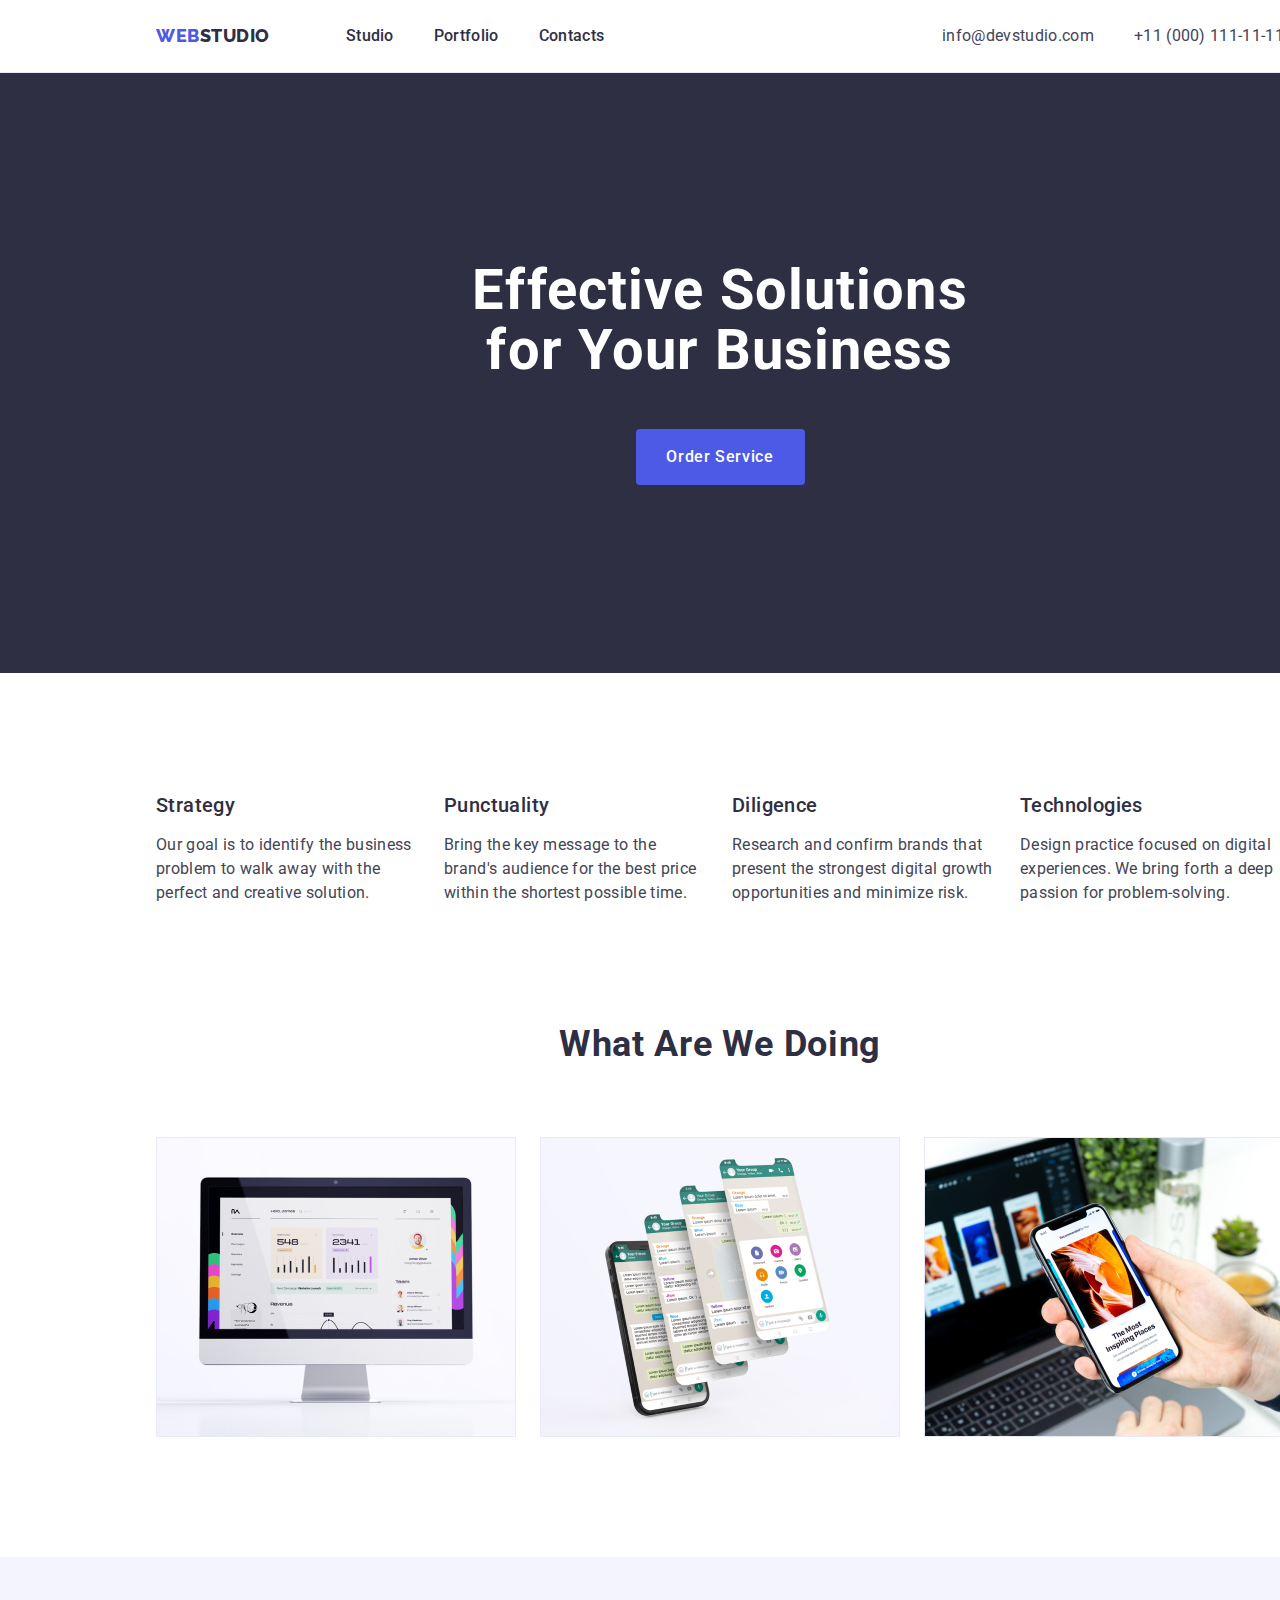
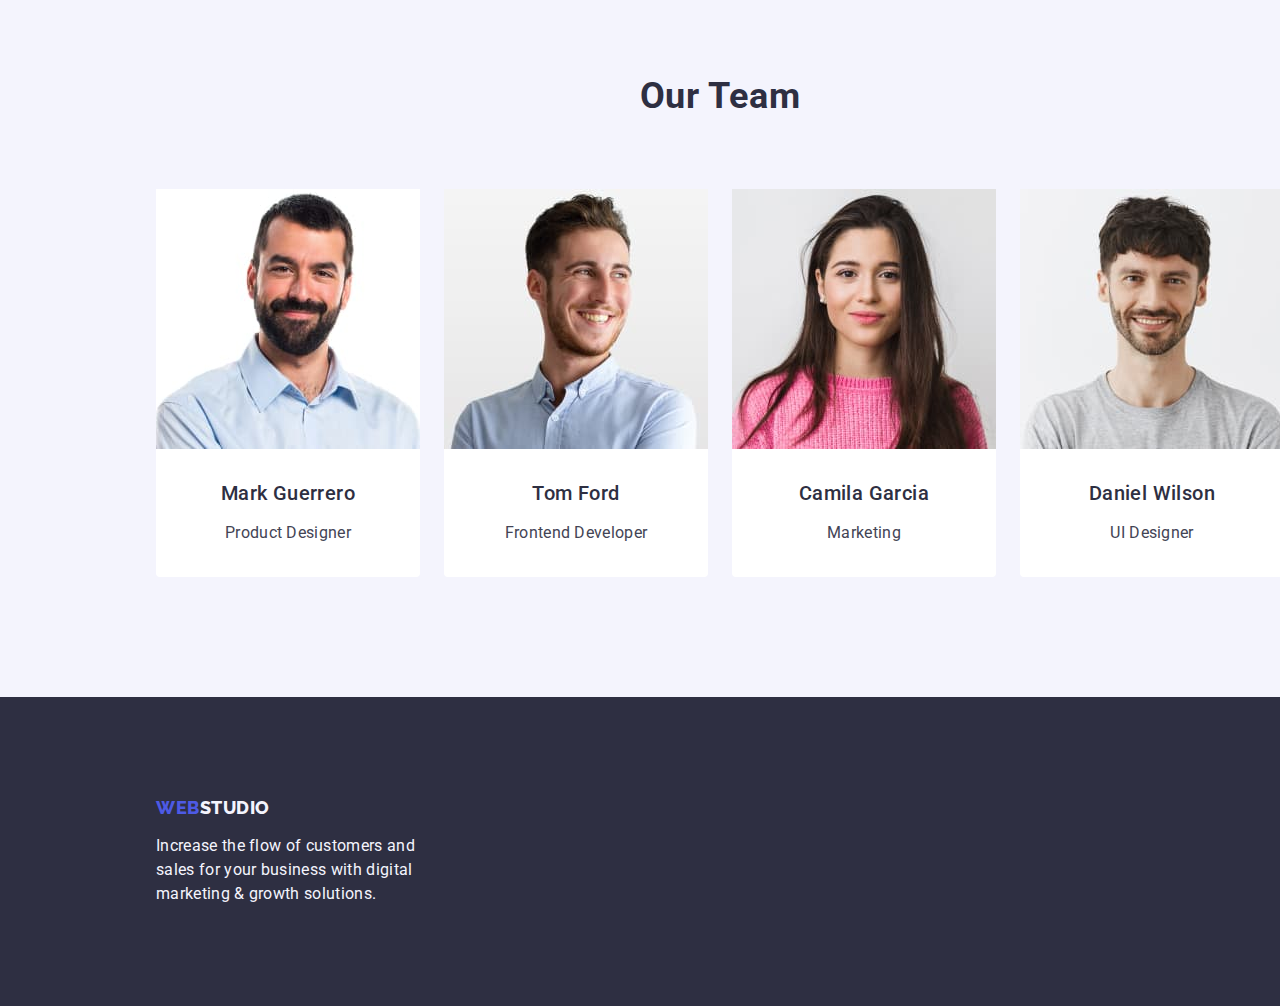
<file: index.html>
<!DOCTYPE html>
<html lang="en">
  <head>
    <link rel="preconnect" href="https://fonts.googleapis.com" />
    <link rel="preconnect" href="https://fonts.gstatic.com" crossorigin />
    <link
      href="https://fonts.googleapis.com/css2?family=Raleway:wght@800&family=Roboto:wght@400;500;700;900&display=swap"
      rel="stylesheet"
    />
    <meta charset="UTF-8" />
    <meta http-equiv="X-UA-Compatible" content="IE=edge" />
    <meta name="viewport" content="width=device-width, initial-scale=1.0" />
    <title>Web Studio</title>
    <link
      rel="stylesheet"
      href="https://cdnjs.cloudflare.com/ajax/libs/modern-normalize/1.1.0/modern-normalize.min.css"
    />
    <link rel="stylesheet" href="./css/style.css" />
  </head>

  <body>
    <!-- Site header -->
    <header class="header-page">
      <!-- Menu navigation -->
      <div class="header-container container">
        <nav class="header-nav">
          <a class="nav-logo link" href="./index.html"
            >Web<span class="nav-logo-part">Studio</span></a
          >
          <ul class="nav-list list">
            <li>
              <a href="./index.html" class="nav-link link">Studio</a>
            </li>
            <li>
              <a href="./portfolio.html" class="nav-link link">Portfolio</a>
            </li>
            <li>
              <a href="" class="nav-link link">Contacts</a>
            </li>
          </ul>
        </nav>
        <!-- Contact us -->
        <address class="header-address">
          <ul class="address-list list">
            <li>
              <a href="mailto:info@devstudio.com" class="address-contacts link"
                >info@devstudio.com</a
              >
            </li>
            <li>
              <a href="tel:+110001111111" class="address-contacts link"
                >+11 (000) 111-11-11</a
              >
            </li>
          </ul>
        </address>
      </div>
    </header>
    <!-- Main block -->
    <main>
      <!-- Hero -->
      <section class="hero-section">
        <div class="hero-container container">
          <h1 class="title-first">Effective Solutions for Your Business</h1>
          <button type="button" class="hero-button">Order Service</button>
        </div>
      </section>

      <!-- Features -->
      <section class="features-section">
        <div class="features-container container">
          <h2 class="title-second" hidden>Features</h2>
          <ul class="features-list list">
            <li class="features-item">
              <h3 class="title-third">Strategy</h3>
              <p class="description">
                Our goal is to identify the business problem to walk away with
                the perfect and creative solution.
              </p>
            </li>
            <li class="features-item">
              <h3 class="title-third">Punctuality</h3>
              <p class="description">
                Bring the key message to the brand's audience for the best price
                within the shortest possible time.
              </p>
            </li>
            <li class="features-item">
              <h3 class="title-third">Diligence</h3>
              <p class="description">
                Research and confirm brands that present the strongest digital
                growth opportunities and minimize risk.
              </p>
            </li>
            <li class="features-item">
              <h3 class="title-third">Technologies</h3>
              <p class="description">
                Design practice focused on digital experiences. We bring forth a
                deep passion for problem-solving.
              </p>
            </li>
          </ul>
        </div>
      </section>
      <!-- Skills -->
      <section class="skills-section">
        <div class="skills-container container">
          <h2 class="title-second">What are we doing</h2>
          <ul class="skills-list list">
            <li class="skills-list-items">
              <img src="./images/desktop.jpg" alt="Desktop" width="360" />
            </li>
            <li class="skills-list-items">
              <img src="./images/mobile.jpg" alt="Mobile" width="360" />
            </li>
            <li class="skills-list-items">
              <img
                src="./images/application.jpg"
                alt="Application"
                width="360"
              />
            </li>
          </ul>
        </div>
      </section>
      <!-- Our team -->
      <section class="team-section">
        <div class="team-container container">
          <h2 class="title-second">Our Team</h2>
          <ul class="team-list list">
            <li class="team-item">
              <img
                src="./images/mark-guerrero.jpg"
                alt="Mark Guerrero"
                width="264"
              />
              <div class="team-card-content">
                <h3 class="title-third">Mark Guerrero</h3>
                <p class="description">Product Designer</p>
              </div>
            </li>
            <li class="team-item">
              <img src="./images/tom-ford.jpg" alt="Tom Ford" width="264" />
              <div class="team-card-content">
                <h3 class="title-third">Tom Ford</h3>
                <p class="description">Frontend Developer</p>
              </div>
            </li>
            <li class="team-item">
              <img
                src="./images/camila-garcia.jpg"
                alt="Camila Garcia"
                width="264"
              />
              <div class="team-card-content">
                <h3 class="title-third">Camila Garcia</h3>
                <p class="description">Marketing</p>
              </div>
            </li>
            <li class="team-item">
              <img
                src="./images/daniel-winston.jpg"
                alt="Daniel Winston"
                width="264"
              />
              <div class="team-card-content">
                <h3 class="title-third">Daniel Wilson</h3>
                <p class="description">UI Designer</p>
              </div>
            </li>
          </ul>
        </div>
      </section>
    </main>
    <!-- Site footer -->
    <footer class="footer-page">
      <!-- Logotype -->
      <div class="footer-text-container container">
        <a class="footer-logo link" href="./index.html"
          >Web<span class="logo-part footer-darkmode">Studio</span></a
        >
        <p class="description footer-darkmode">
          Increase the flow of customers and sales for your business with
          digital marketing & growth solutions.
        </p>
      </div>
    </footer>
  </body>
</html>
</file>
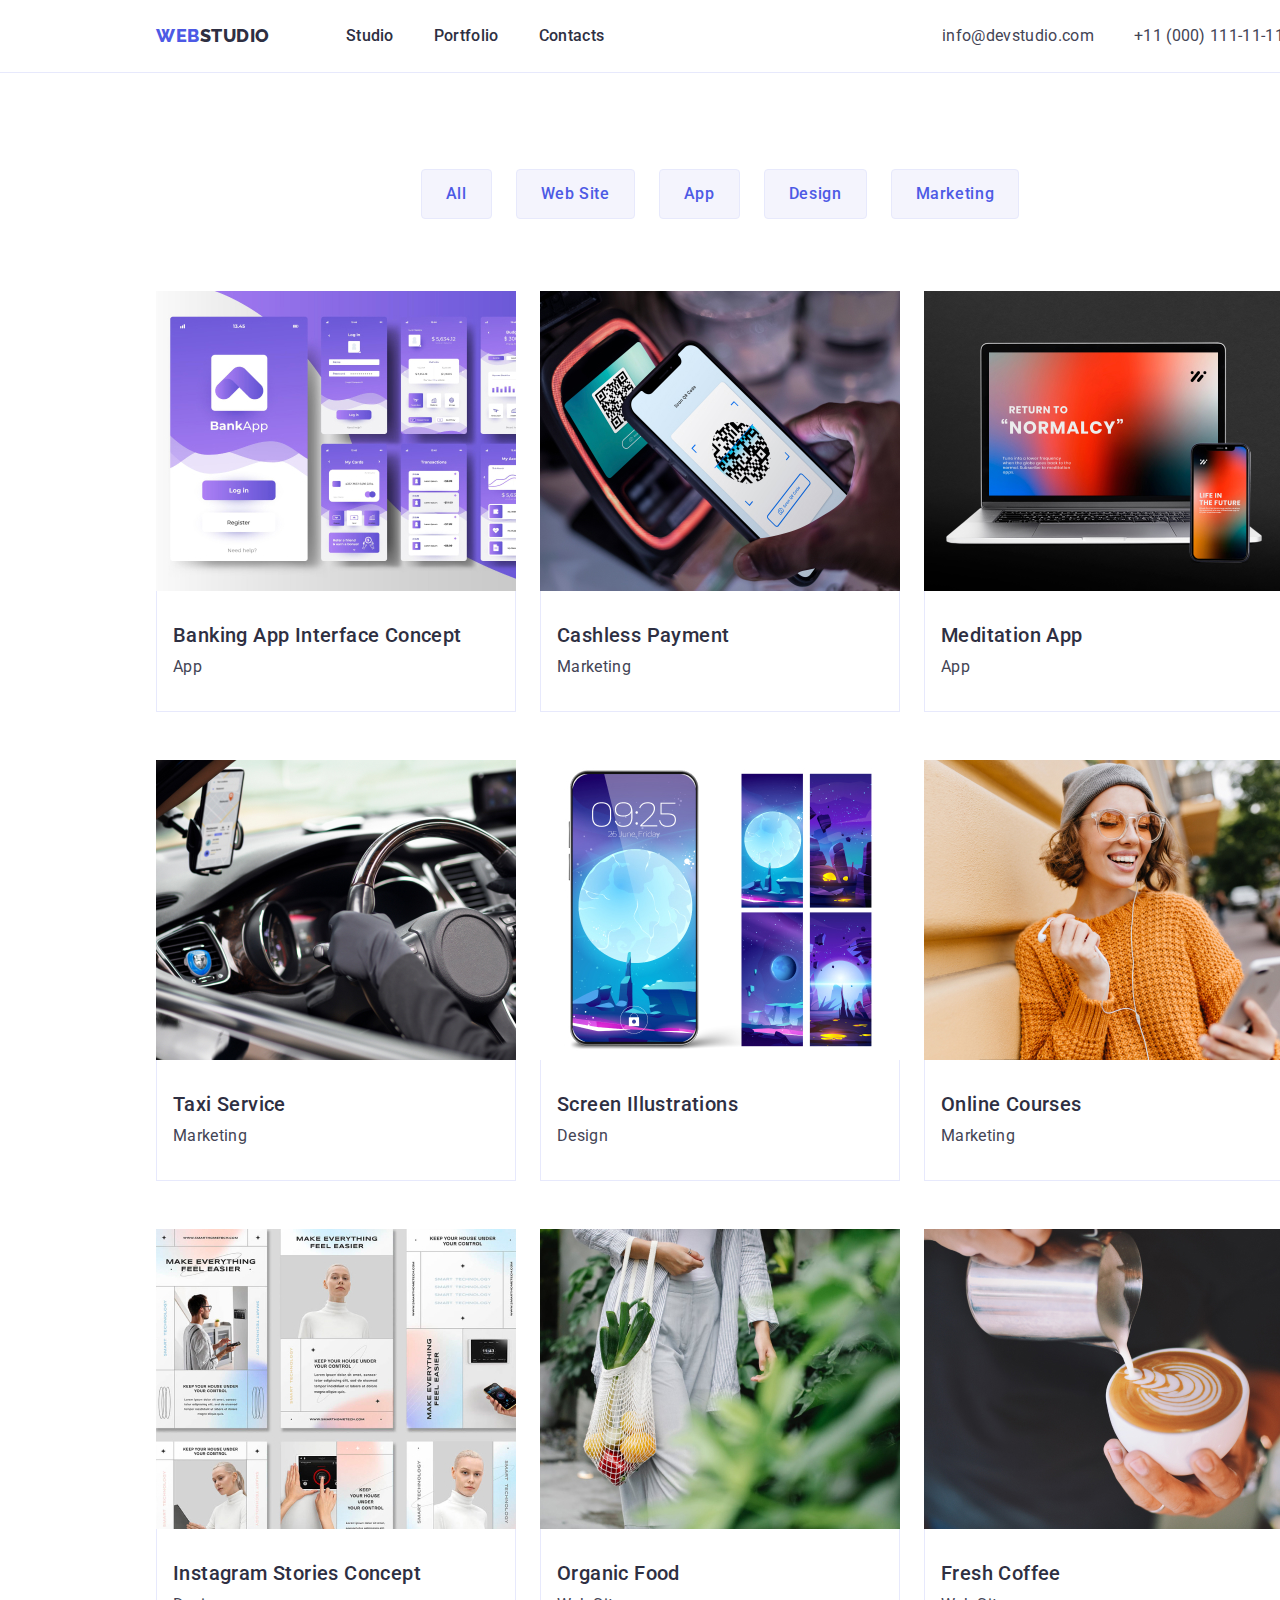
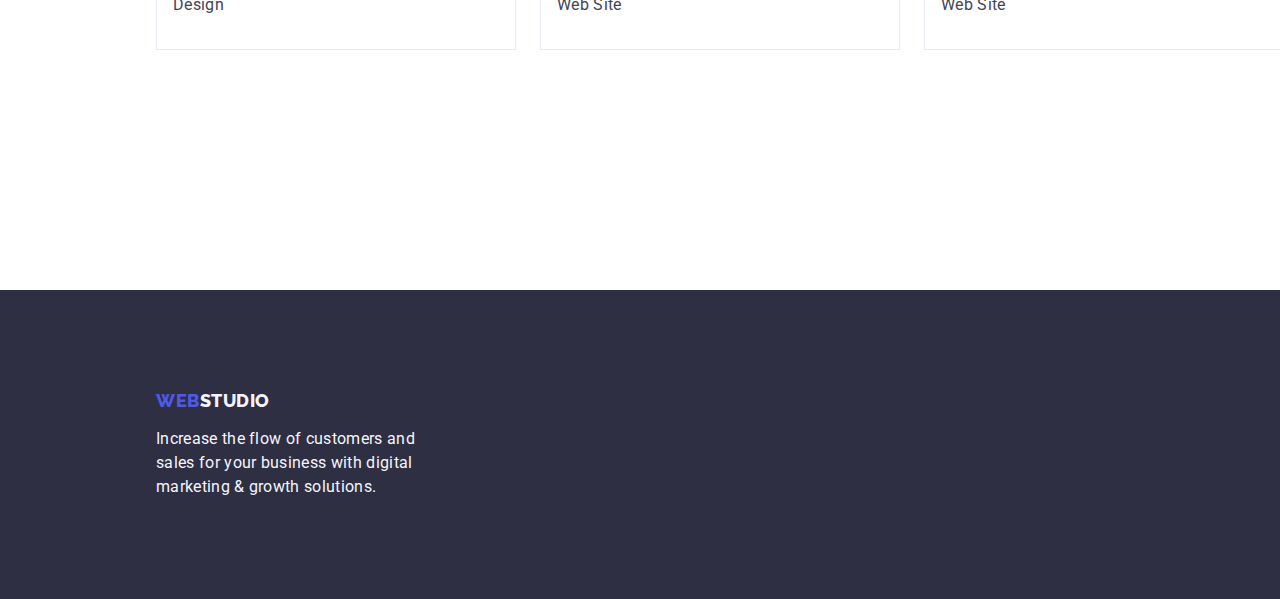
<file: portfolio.html>
<!DOCTYPE html>
<html lang="en">
  <head>
    <link rel="preconnect" href="https://fonts.googleapis.com" />
    <link rel="preconnect" href="https://fonts.gstatic.com" crossorigin />
    <link
      href="https://fonts.googleapis.com/css2?family=Raleway:wght@800&family=Roboto:wght@400;500;700;900&display=swap"
      rel="stylesheet"
    />
    <meta charset="UTF-8" />
    <meta http-equiv="X-UA-Compatible" content="IE=edge" />
    <meta name="viewport" content="width=device-width, initial-scale=1.0" />
    <title>Portfolio</title>
    <link
      rel="stylesheet"
      href="https://cdnjs.cloudflare.com/ajax/libs/modern-normalize/1.1.0/modern-normalize.min.css"
    />
    <link rel="stylesheet" href="./css/style.css" />
  </head>
  <body>
    <!-- Site header -->
    <header class="header-page">
      <!-- Menu navigation -->
      <div class="header-container container">
        <nav class="header-nav">
          <a class="nav-logo link" href="./index.html"
            >Web<span class="nav-logo-part">Studio</span></a
          >
          <ul class="nav-list list">
            <li>
              <a href="./index.html" class="nav-link link">Studio</a>
            </li>
            <li>
              <a href="./portfolio.html" class="nav-link link">Portfolio</a>
            </li>
            <li>
              <a href="" class="nav-link link">Contacts</a>
            </li>
          </ul>
        </nav>
        <!-- Contact us -->
        <address class="header-address">
          <ul class="address-list list">
            <li>
              <a href="mailto:info@devstudio.com" class="address-contacts link"
                >info@devstudio.com</a
              >
            </li>
            <li>
              <a href="tel:+110001111111" class="address-contacts link"
                >+11 (000) 111-11-11</a
              >
            </li>
          </ul>
        </address>
      </div>
    </header>
    <!-- Main -->
    <main>
      <section class="portfolio-section">
        <div class="portfolio-section-container container">
          <h1 class="title-first" hidden>Portfolio</h1>
          <!-- Buttons -->
          <ul class="portfolio-button-list list">
            <li>
              <button type="button" class="portfolio-main-button">All</button>
            </li>
            <li>
              <button type="button" class="portfolio-main-button">
                Web Site
              </button>
            </li>
            <li>
              <button type="button" class="portfolio-main-button">App</button>
            </li>
            <li>
              <button type="button" class="portfolio-main-button">
                Design
              </button>
            </li>
            <li>
              <button type="button" class="portfolio-main-button">
                Marketing
              </button>
            </li>
          </ul>
          <!-- App list -->
          <ul class="portfolio-apps-list list">
            <li class="apps-list-items">
              <a href="/" class="link"
                ><img
                  src="./images/banking.jpg"
                  alt="Banking App"
                  width="360"
                  height="300"
                />
                <div class="portfolio-card-content">
                  <h2 class="title-third">Banking App Interface Concept</h2>
                  <p class="description">App</p>
                </div></a
              >
            </li>
            <li class="apps-list-items">
              <a href="/" class="link"
                ><img
                  src="./images/cashless.jpg"
                  alt="Cashless Payment"
                  width="360"
                  height="300"
                />
                <div class="portfolio-card-content">
                  <h2 class="title-third">Cashless Payment</h2>
                  <p class="description">Marketing</p>
                </div></a
              >
            </li>
            <li class="apps-list-items">
              <a href="/" class="link"
                ><img
                  src="./images/meditaion.jpg"
                  alt="Meditation App"
                  width="360"
                  height="300"
                />
                <div class="portfolio-card-content">
                  <h2 class="title-third">Meditation App</h2>
                  <p class="description">App</p>
                </div></a
              >
            </li>

            <li class="apps-list-items">
              <a href="/" class="link"
                ><img
                  src="./images/taxi.jpg"
                  alt="Taxi Service"
                  width="360"
                  height="300"
                />
                <div class="portfolio-card-content">
                  <h2 class="title-third">Taxi Service</h2>
                  <p class="description">Marketing</p>
                </div></a
              >
            </li>
            <li class="apps-list-items">
              <a href="/" class="link"
                ><img
                  src="./images/illustrations.jpg"
                  alt="Screen Illustrations"
                  width="360"
                  height="300"
                />
                <div class="portfolio-card-content">
                  <h2 class="title-third">Screen Illustrations</h2>
                  <p class="description">Design</p>
                </div></a
              >
            </li>
            <li class="apps-list-items">
              <a href="/" class="link"
                ><img
                  src="./images/courses.jpg"
                  alt="Online Courses"
                  width="360"
                  height="300"
                />
                <div class="portfolio-card-content">
                  <h2 class="title-third">Online Courses</h2>
                  <p class="description">Marketing</p>
                </div></a
              >
            </li>
            <li class="apps-list-items">
              <a href="/" class="link"
                ><img
                  src="./images/instagram.jpg"
                  alt="Instagram Stories Concept"
                  width="360"
                  height="300"
                />
                <div class="portfolio-card-content">
                  <h2 class="title-third">Instagram Stories Concept</h2>
                  <p class="description">Design</p>
                </div></a
              >
            </li>
            <li class="apps-list-items">
              <a href="/" class="link"
                ><img
                  src="./images/organic.jpg"
                  alt="Organic Food"
                  width="360"
                  height="300"
                />
                <div class="portfolio-card-content">
                  <h2 class="title-third">Organic Food</h2>
                  <p class="description">Web Site</p>
                </div></a
              >
            </li>
            <li class="apps-list-items">
              <a href="/" class="link"
                ><img
                  src="./images/coffee.jpg"
                  alt="Fresh Coffee"
                  width="360"
                  height="300"
                />
                <div class="portfolio-card-content">
                  <h2 class="title-third">Fresh Coffee</h2>
                  <p class="description">Web Site</p>
                </div></a
              >
            </li>
          </ul>
        </div>
      </section>
    </main>
    <!-- Footer -->
    <footer class="footer-page">
      <!-- Logotype -->
      <div class="footer-text-container container">
        <a class="footer-logo link" href="./index.html"
          >Web<span class="logo-part footer-darkmode">Studio</span></a
        >
        <p class="description footer-darkmode">
          Increase the flow of customers and sales for your business with
          digital marketing & growth solutions.
        </p>
      </div>
    </footer>
  </body>
</html>
</file>
<file: css/style.css>
:root {
  --main-brand-font: "Roboto", sans-serif;
  --sub-brand-font: "Raleway", sans-serif;
  --primary-brand-color: #4d5ae5;
  --pressed-state-color: #404bbf;
  --dark-color: #2e2f42;
  --success-color: #31d0aa;
  --text-color: #434455;
  --subtle-text-color: #8e8f99;
  --accent-color: #e7e9fc;
  --light-color: #f4f4fd;
  --modal-overlay-color: #2e2f42;
  --hero-background-color: #2e2f42;
  --white-background-color: #ffffff;
  --modal-background-color: #fcfcfc;
}

body {
  background-color: var(--white-background-color);
  color: var(--text-color);
  font-family: var(--main-brand-font);
  width: 1440px;
  margin: auto;
}

/**
  |============================
  | BASE STYLE
  |============================
*/

img {
  display: block;
}

.list {
  list-style-type: none;
  margin: 0px;
  padding: 0px;
}

.link {
  margin: 0;
  text-decoration: none;
}

.container {
  width: 1158px;
  margin: 0 auto;
  padding-left: 15px;
  padding-right: 15px;
}

/* Title */

.title-first {
  color: var(--white-background-color);
  font-weight: 700;
  font-size: 56px;
  line-height: 1.07;
  letter-spacing: 0.02em;
  max-width: 496px;
  margin: 0 auto;
}

.title-second {
  color: var(--dark-color);
  font-weight: 700;
  font-size: 36px;
  line-height: 1.11;
  letter-spacing: 0.02em;
  text-align: center;
  text-transform: capitalize;
  margin-top: 0px;
  margin-bottom: 72px;
}

.title-third {
  color: var(--dark-color);
  font-weight: 500;
  font-size: 20px;
  line-height: 1.2;
  letter-spacing: 0.02em;
  margin: 0px;
  margin-bottom: 8px;
}

/* Paragraphs */

.description {
  color: var(--text-color);
  font-weight: 400;
  font-size: 16px;
  line-height: 1.5;
  letter-spacing: 0.02em;
  margin-top: 0px;
  margin-bottom: 0px;
}

/**
  |============================
  | HEADER
  |============================
*/

.header-page {
  margin-left: auto;
  margin-right: auto;
  border-bottom: 1px solid var(--accent-color);
}

.header-container {
  display: flex;
  justify-content: space-between;
}

.header-nav {
  display: flex;
  justify-content: flex-start;
  align-items: center;
}

.header-address {
  display: flex;
  justify-content: flex-end;
  font-style: normal;
}

/* Navigation */

.nav-logo {
  display: flex;
  flex-direction: row;
  align-items: center;
  margin-right: 76px;
  color: var(--primary-brand-color);
  font-family: var(--sub-brand-font);
  font-weight: 800;
  font-size: 18px;
  line-height: 1.17;
  letter-spacing: 0.03em;
  text-transform: uppercase;
}

.nav-logo-part {
  color: var(--dark-color);
  font-family: var(--sub-brand-font);
  font-weight: 800;
  font-size: 18px;
  line-height: 1.17;
  letter-spacing: 0.03em;
  text-transform: uppercase;
}

.nav-list {
  display: flex;
  flex-direction: row;
  align-items: flex-start;
  gap: 40px;
}

.nav-link {
  display: inline-block;
  padding: 24px 0;
  color: var(--dark-color);
  font-weight: 500;
  font-size: 16px;
  line-height: 1.5;
  letter-spacing: 0.02em;
}

.nav-link:hover,
.nav-link:focus {
  color: var(--pressed-state-color);
  font-weight: 500;
  font-size: 16px;
  line-height: 1.5;
  letter-spacing: 0.02em;
  border-radius: 2px;
}

/* Contact us (Address) */

.address-list {
  display: flex;
  flex-direction: row;
  align-items: flex-start;
  padding: 24px 0;
  gap: 40px;
}

.address-contacts {
  color: var(--text-color);
  font-weight: 400;
  font-size: 16px;
  line-height: 1.5;
  letter-spacing: 0.02em;
}

.address-contacts:hover,
.address-contacts:focus {
  color: var(--pressed-state-color);
  font-weight: 400;
  font-size: 16px;
  line-height: 1.5;
  letter-spacing: 0.02em;
}

/**
  |============================
  | MAIN
  |============================
*/

/* Hero section */

.hero-button {
  display: block;
  margin-top: 48px;
  margin-left: auto;
  margin-right: auto;
  min-width: 169px;
  height: 56px;
  font-family: var(--main-brand-font);
  color: var(--white-background-color);
  font-weight: 500;
  font-size: 16px;
  line-height: 1.5;
  letter-spacing: 0.04em;
  background-color: var(--primary-brand-color);
  border-radius: 4px;
  border: none;
  cursor: pointer;
}

.hero-button:hover,
.hero-button:focus {
  background-color: var(--pressed-state-color);
  cursor: pointer;
}

.hero-section {
  padding: 188px 0;
  text-align: center;
  background-color: var(--dark-color);
}

/* Features section */

.features-section {
  padding: 120px 0;
}

.features-list {
  display: flex;
  flex-direction: row;
  align-items: flex-start;
  gap: 24px;
}

.features-item {
  display: flex;
  flex-direction: column;
  align-items: flex-start;
  width: calc((100% - 72px) / 4);
  gap: 8px;
}

/* Skills */

.skills-section {
  padding-bottom: 120px;
  margin-left: auto;
  margin-right: auto;
}

.skills-list {
  display: flex;
  flex-direction: row;
  align-items: flex-start;
  padding: 0px;
  gap: 24px;
}

.skills-list-items {
  width: calc((100% - 48px) / 3);
}

/* Our team */

.team-section {
  padding: 120px 0px;
  background-color: var(--light-color);
}

.team-list {
  display: flex;
  flex-direction: row;
  padding: 0px;
  gap: 24px;
}

.team-card-content {
  display: flex;
  flex-direction: column;
  justify-content: center;
  text-align: center;
  padding: 32px 16px;
  gap: 8px;
}

.team-item {
  display: flex;
  flex-direction: column;
  width: calc((100% - 72px) / 4);
  border-radius: 0px 0px 4px 4px;
  background-color: var(--white-background-color);
}

/* Portfolio section */

.portfolio-section {
  padding: 96px 0 120px;
}

.portfolio-button-list {
  margin-bottom: 72px;
  display: flex;
  flex-direction: row;
  justify-content: center;
  padding: 0px;
  gap: 24px;
  text-align: center;
}

.portfolio-main-button {
  font-family: var(--main-brand-font);
  color: var(--primary-brand-color);
  background-color: var(--light-color);
  font-weight: 500;
  font-size: 16px;
  line-height: 1.5;
  letter-spacing: 0.04em;
  padding: 12px 24px;
  border: 1px solid var(--accent-color);
  border-radius: 4px;
  cursor: pointer;
}

.portfolio-main-button:hover,
.portfolio-main-button:focus {
  font-family: var(--main-brand-font);
  color: var(--white-background-color);
  background-color: var(--pressed-state-color);
  font-weight: 500;
  font-size: 16px;
  line-height: 1.5;
  letter-spacing: 0.04em;
  border: 1px solid transparent;
}

.portfolio-apps-list {
  display: flex;
  flex-wrap: wrap;
  column-gap: 24px;
  row-gap: 48px;
  padding-bottom: 120px;
}

.apps-list-items {
  width: calc((100% - 48px) / 3);
}

.portfolio-card-content {
  padding: 32px 16px;
  border: 1px solid var(--accent-color);
  border-top: none;
}

/**
  |============================
  | FOOTER
  |============================
*/

.footer-page {
  background-color: var(--dark-color);
  padding: 100px 0;
  margin-left: auto;
  margin-right: auto;
}

.footer-logo {
  display: inline-block;
  margin-bottom: 16px;
  color: var(--primary-brand-color);
  font-family: var(--sub-brand-font);
  font-weight: 800;
  font-size: 18px;
  line-height: 1.17;
  letter-spacing: 0.03em;
  text-transform: uppercase;
}

.footer-darkmode {
  color: var(--light-color);
  max-width: 264px;
}
</file>
